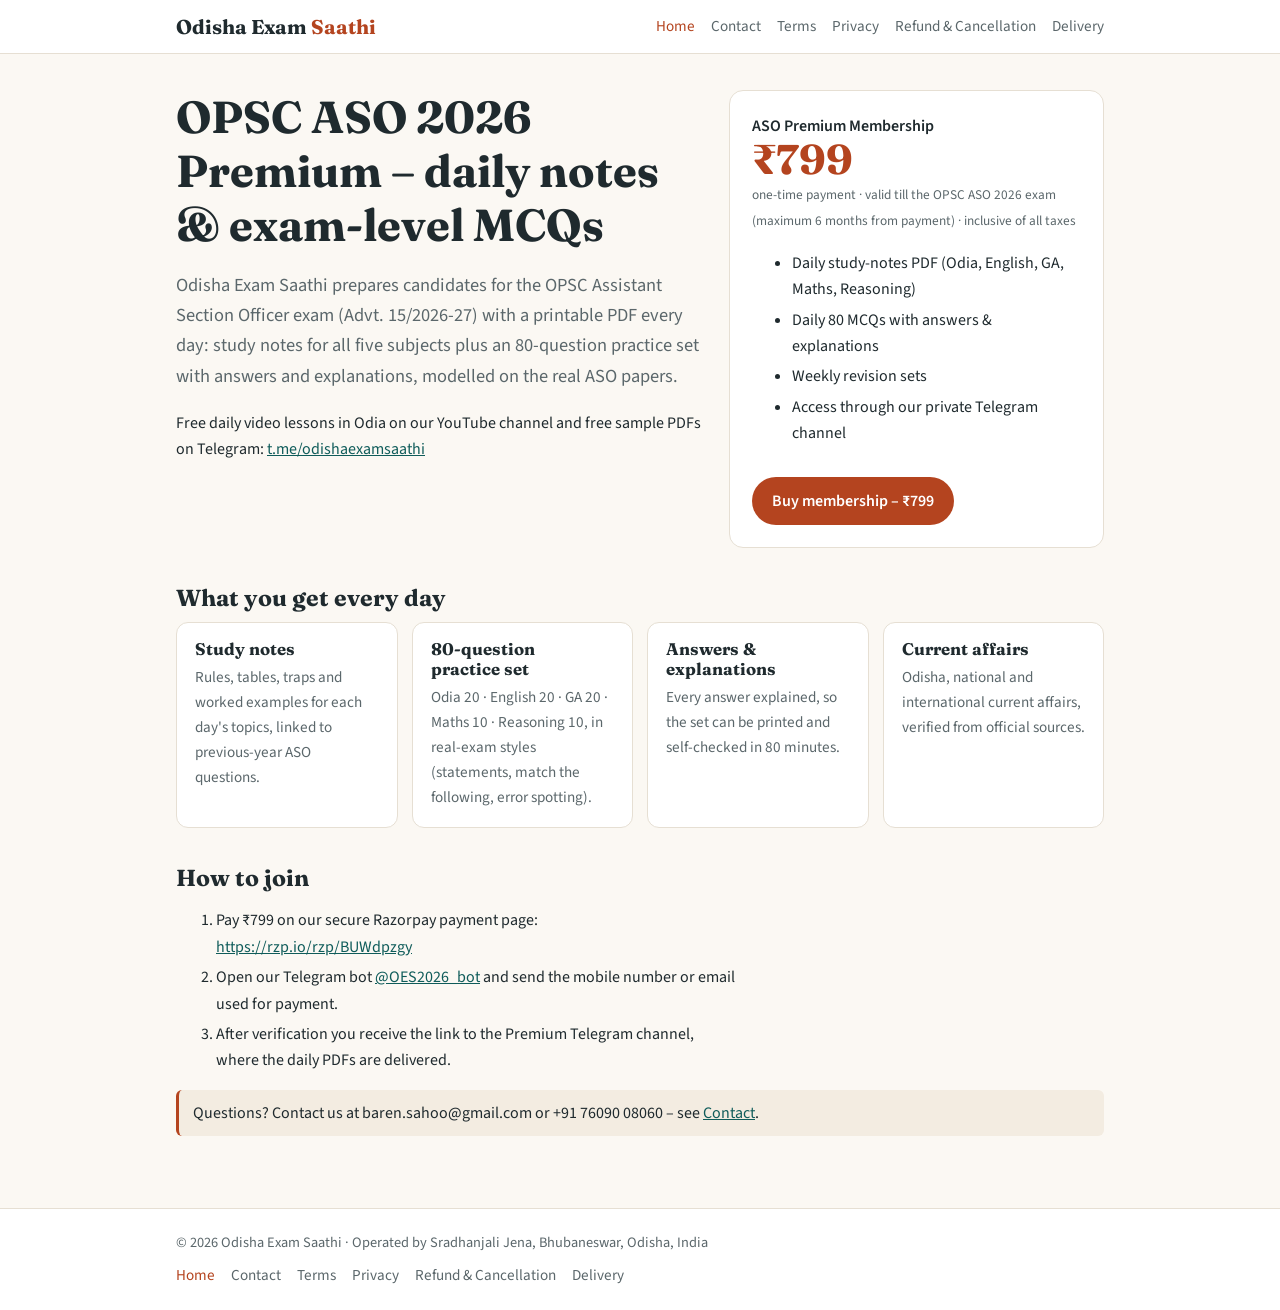
<file: index.html>
<!doctype html><html lang="en"><head><meta charset="utf-8"><meta name="viewport" content="width=device-width,initial-scale=1">
<title>OPSC ASO 2026 Premium · Odisha Exam Saathi</title>
<meta name="description" content="Odisha Exam Saathi – daily study notes and exam-level MCQ practice sets for OPSC ASO 2026, in English and Odia.">
<link rel="preconnect" href="https://fonts.googleapis.com"><link href="https://fonts.googleapis.com/css2?family=Fraunces:wght@600;700&family=Source+Sans+3:wght@400;600&family=Noto+Sans+Oriya&display=swap" rel="stylesheet">
<link rel="stylesheet" href="style.css"></head><body>
<header><div class="wrap"><a class="brand" href="index.html">Odisha Exam <span>Saathi</span></a><nav><a href="index.html" class=on>Home</a><a href="contact.html">Contact</a><a href="terms.html">Terms</a><a href="privacy.html">Privacy</a><a href="refund.html">Refund & Cancellation</a><a href="delivery.html">Delivery</a></nav></div></header>
<main><div class="wrap">
<div class="hero"><div>
<h1>OPSC ASO 2026 Premium – daily notes &amp; exam-level MCQs</h1>
<p class="lead">Odisha Exam Saathi prepares candidates for the OPSC Assistant Section Officer exam (Advt. 15/2026-27) with a printable PDF every day: study notes for all five subjects plus an 80-question practice set with answers and explanations, modelled on the real ASO papers.</p>
<p>Free daily video lessons in Odia on our YouTube channel and free sample PDFs on Telegram: <a href="https://t.me/odishaexamsaathi">t.me/odishaexamsaathi</a></p>
</div>
<div class="price"><div style="font-weight:600">ASO Premium Membership</div>
<div class="amt">₹799</div><small>one-time payment · valid till the OPSC ASO 2026 exam (maximum 6 months from payment) · inclusive of all taxes</small>
<ul><li>Daily study-notes PDF (Odia, English, GA, Maths, Reasoning)</li><li>Daily 80 MCQs with answers &amp; explanations</li><li>Weekly revision sets</li><li>Access through our private Telegram channel</li></ul>
<a class="btn" href="https://rzp.io/rzp/BUWdpzgy">Buy membership – ₹799</a></div></div>

<h2>What you get every day</h2>
<div class="grid">
<div class="card"><h3>Study notes</h3><p>Rules, tables, traps and worked examples for each day's topics, linked to previous-year ASO questions.</p></div>
<div class="card"><h3>80-question practice set</h3><p>Odia 20 · English 20 · GA 20 · Maths 10 · Reasoning 10, in real-exam styles (statements, match the following, error spotting).</p></div>
<div class="card"><h3>Answers &amp; explanations</h3><p>Every answer explained, so the set can be printed and self-checked in 80 minutes.</p></div>
<div class="card"><h3>Current affairs</h3><p>Odisha, national and international current affairs, verified from official sources.</p></div>
</div>

<h2>How to join</h2>
<ol class="prose">
<li>Pay ₹799 on our secure Razorpay payment page: <a href="https://rzp.io/rzp/BUWdpzgy">https://rzp.io/rzp/BUWdpzgy</a></li>
<li>Open our Telegram bot <a href="https://t.me/OES2026_bot">@OES2026_bot</a> and send the mobile number or email used for payment.</li>
<li>After verification you receive the link to the Premium Telegram channel, where the daily PDFs are delivered.</li>
</ol>
<p class="note">Questions? Contact us at baren.sahoo@gmail.com or +91 76090 08060 – see <a href="contact.html">Contact</a>.</p>
</div></main>
<footer><div class="wrap"><div>© 2026 Odisha Exam Saathi · Operated by Sradhanjali Jena, Bhubaneswar, Odisha, India</div><nav><a href="index.html" class=on>Home</a><a href="contact.html">Contact</a><a href="terms.html">Terms</a><a href="privacy.html">Privacy</a><a href="refund.html">Refund & Cancellation</a><a href="delivery.html">Delivery</a></nav></div></footer>
</body></html>
</file>
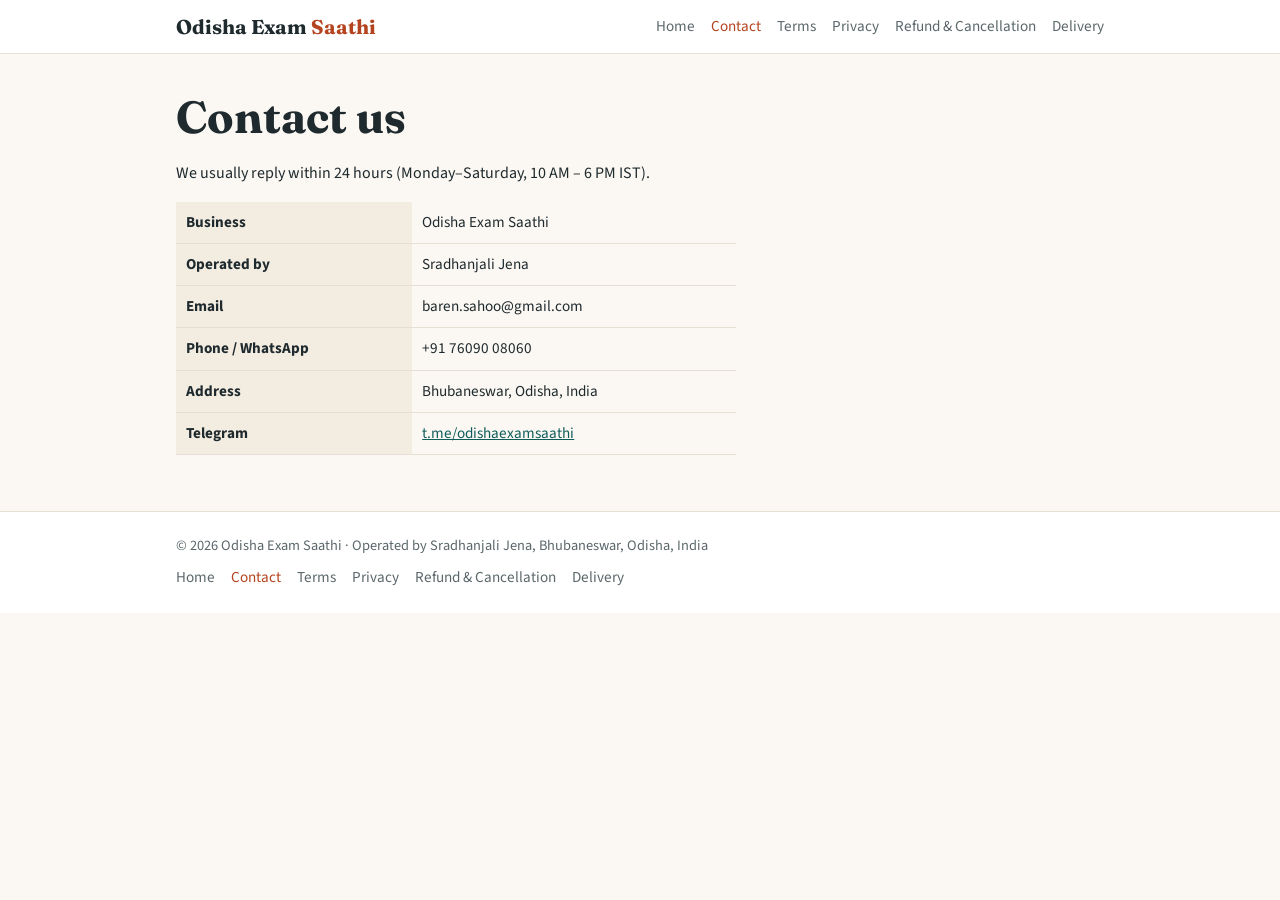
<file: contact.html>
<!doctype html><html lang="en"><head><meta charset="utf-8"><meta name="viewport" content="width=device-width,initial-scale=1">
<title>Contact · Odisha Exam Saathi</title>
<meta name="description" content="Odisha Exam Saathi – daily study notes and exam-level MCQ practice sets for OPSC ASO 2026, in English and Odia.">
<link rel="preconnect" href="https://fonts.googleapis.com"><link href="https://fonts.googleapis.com/css2?family=Fraunces:wght@600;700&family=Source+Sans+3:wght@400;600&family=Noto+Sans+Oriya&display=swap" rel="stylesheet">
<link rel="stylesheet" href="style.css"></head><body>
<header><div class="wrap"><a class="brand" href="index.html">Odisha Exam <span>Saathi</span></a><nav><a href="index.html">Home</a><a href="contact.html" class=on>Contact</a><a href="terms.html">Terms</a><a href="privacy.html">Privacy</a><a href="refund.html">Refund & Cancellation</a><a href="delivery.html">Delivery</a></nav></div></header>
<main><div class="wrap"><h1>Contact us</h1><div class="prose">
<p>We usually reply within 24 hours (Monday–Saturday, 10 AM – 6 PM IST).</p>
<div class="tbl"><table>
<tr><th>Business</th><td>Odisha Exam Saathi</td></tr>
<tr><th>Operated by</th><td>Sradhanjali Jena</td></tr>
<tr><th>Email</th><td>baren.sahoo@gmail.com</td></tr>
<tr><th>Phone / WhatsApp</th><td>+91 76090 08060</td></tr>
<tr><th>Address</th><td>Bhubaneswar, Odisha, India</td></tr>
<tr><th>Telegram</th><td><a href="https://t.me/odishaexamsaathi">t.me/odishaexamsaathi</a></td></tr>
</table></div></div></div></main>
<footer><div class="wrap"><div>© 2026 Odisha Exam Saathi · Operated by Sradhanjali Jena, Bhubaneswar, Odisha, India</div><nav><a href="index.html">Home</a><a href="contact.html" class=on>Contact</a><a href="terms.html">Terms</a><a href="privacy.html">Privacy</a><a href="refund.html">Refund & Cancellation</a><a href="delivery.html">Delivery</a></nav></div></footer>
</body></html>
</file>
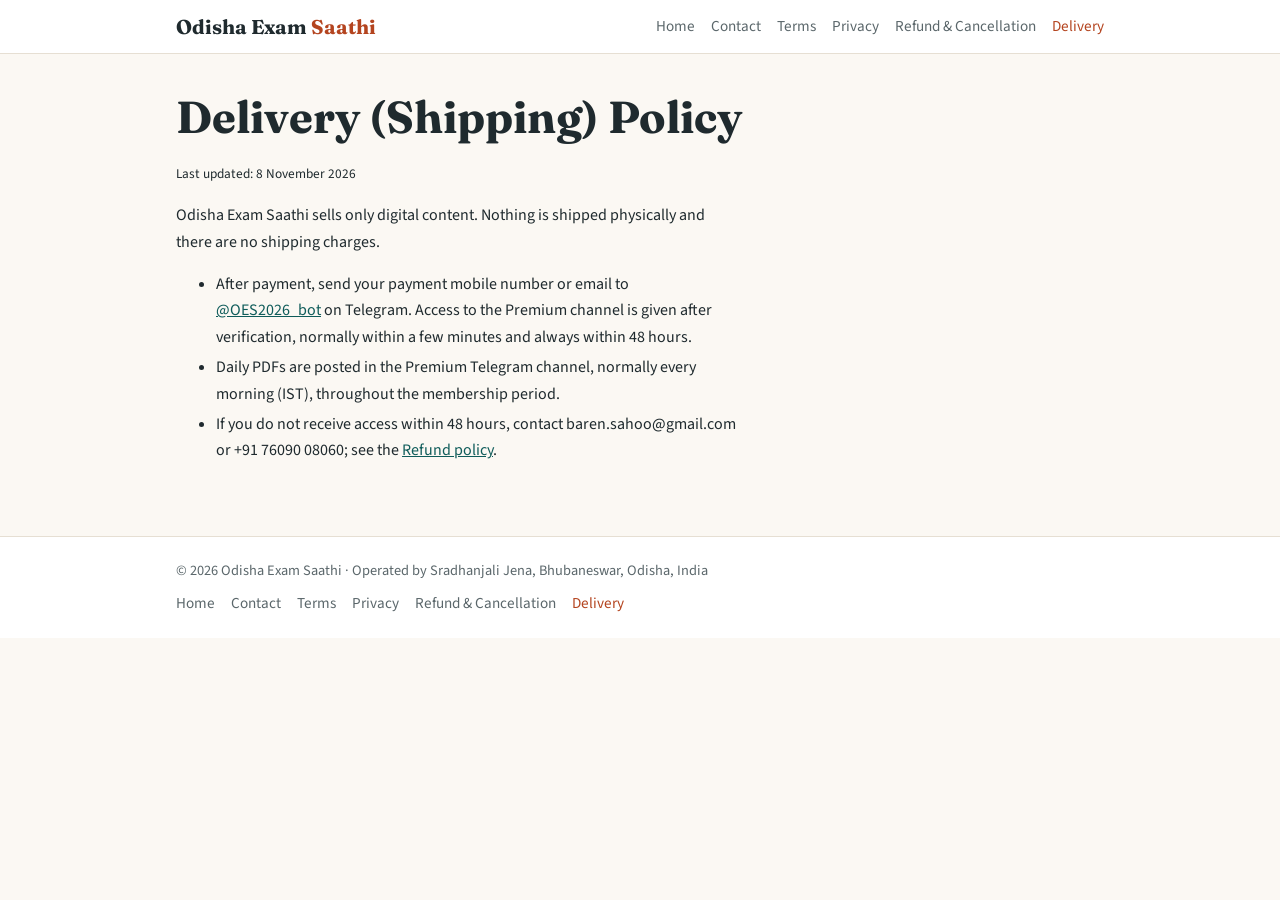
<file: delivery.html>
<!doctype html><html lang="en"><head><meta charset="utf-8"><meta name="viewport" content="width=device-width,initial-scale=1">
<title>Delivery Policy · Odisha Exam Saathi</title>
<meta name="description" content="Odisha Exam Saathi – daily study notes and exam-level MCQ practice sets for OPSC ASO 2026, in English and Odia.">
<link rel="preconnect" href="https://fonts.googleapis.com"><link href="https://fonts.googleapis.com/css2?family=Fraunces:wght@600;700&family=Source+Sans+3:wght@400;600&family=Noto+Sans+Oriya&display=swap" rel="stylesheet">
<link rel="stylesheet" href="style.css"></head><body>
<header><div class="wrap"><a class="brand" href="index.html">Odisha Exam <span>Saathi</span></a><nav><a href="index.html">Home</a><a href="contact.html">Contact</a><a href="terms.html">Terms</a><a href="privacy.html">Privacy</a><a href="refund.html">Refund & Cancellation</a><a href="delivery.html" class=on>Delivery</a></nav></div></header>
<main><div class="wrap"><h1>Delivery (Shipping) Policy</h1><div class="prose"><p><small>Last updated: 8 November 2026</small></p>
<p>Odisha Exam Saathi sells only digital content. Nothing is shipped physically and there are no shipping charges.</p>
<ul><li>After payment, send your payment mobile number or email to <a href="https://t.me/OES2026_bot">@OES2026_bot</a> on Telegram. Access to the Premium channel is given after verification, normally within a few minutes and always within 48 hours.</li><li>Daily PDFs are posted in the Premium Telegram channel, normally every morning (IST), throughout the membership period.</li><li>If you do not receive access within 48 hours, contact baren.sahoo@gmail.com or +91 76090 08060; see the <a href="refund.html">Refund policy</a>.</li></ul></div></div></main>
<footer><div class="wrap"><div>© 2026 Odisha Exam Saathi · Operated by Sradhanjali Jena, Bhubaneswar, Odisha, India</div><nav><a href="index.html">Home</a><a href="contact.html">Contact</a><a href="terms.html">Terms</a><a href="privacy.html">Privacy</a><a href="refund.html">Refund & Cancellation</a><a href="delivery.html" class=on>Delivery</a></nav></div></footer>
</body></html>
</file>
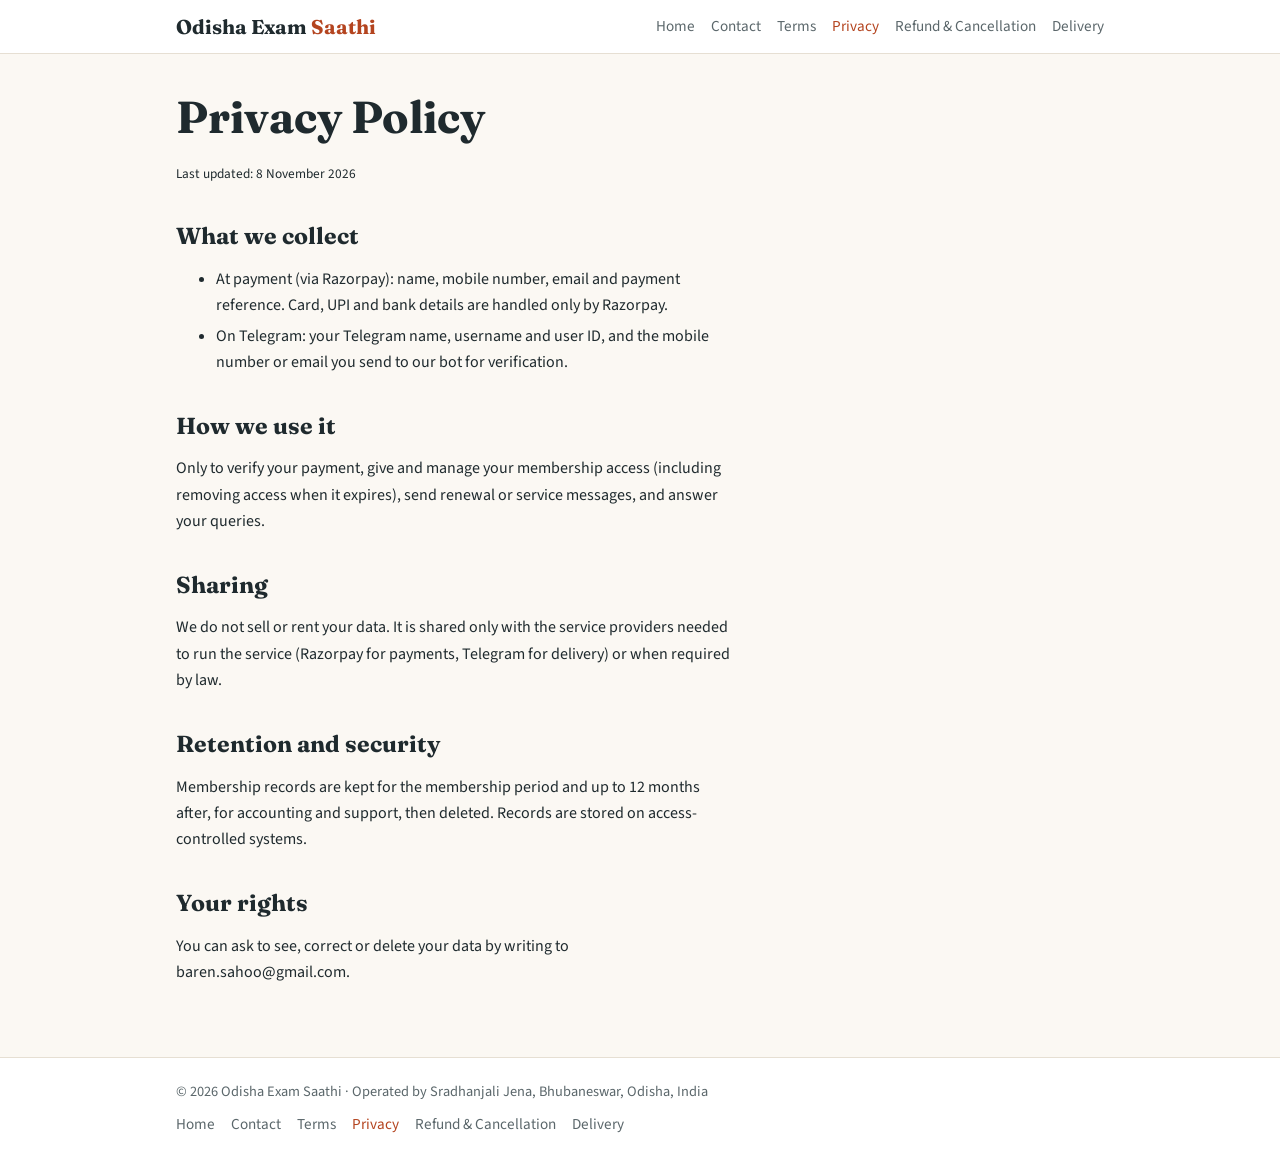
<file: privacy.html>
<!doctype html><html lang="en"><head><meta charset="utf-8"><meta name="viewport" content="width=device-width,initial-scale=1">
<title>Privacy Policy · Odisha Exam Saathi</title>
<meta name="description" content="Odisha Exam Saathi – daily study notes and exam-level MCQ practice sets for OPSC ASO 2026, in English and Odia.">
<link rel="preconnect" href="https://fonts.googleapis.com"><link href="https://fonts.googleapis.com/css2?family=Fraunces:wght@600;700&family=Source+Sans+3:wght@400;600&family=Noto+Sans+Oriya&display=swap" rel="stylesheet">
<link rel="stylesheet" href="style.css"></head><body>
<header><div class="wrap"><a class="brand" href="index.html">Odisha Exam <span>Saathi</span></a><nav><a href="index.html">Home</a><a href="contact.html">Contact</a><a href="terms.html">Terms</a><a href="privacy.html" class=on>Privacy</a><a href="refund.html">Refund & Cancellation</a><a href="delivery.html">Delivery</a></nav></div></header>
<main><div class="wrap"><h1>Privacy Policy</h1><div class="prose"><p><small>Last updated: 8 November 2026</small></p>
<h2>What we collect</h2><ul><li>At payment (via Razorpay): name, mobile number, email and payment reference. Card, UPI and bank details are handled only by Razorpay.</li><li>On Telegram: your Telegram name, username and user ID, and the mobile number or email you send to our bot for verification.</li></ul>
<h2>How we use it</h2><p>Only to verify your payment, give and manage your membership access (including removing access when it expires), send renewal or service messages, and answer your queries.</p>
<h2>Sharing</h2><p>We do not sell or rent your data. It is shared only with the service providers needed to run the service (Razorpay for payments, Telegram for delivery) or when required by law.</p>
<h2>Retention and security</h2><p>Membership records are kept for the membership period and up to 12 months after, for accounting and support, then deleted. Records are stored on access-controlled systems.</p>
<h2>Your rights</h2><p>You can ask to see, correct or delete your data by writing to baren.sahoo@gmail.com.</p></div></div></main>
<footer><div class="wrap"><div>© 2026 Odisha Exam Saathi · Operated by Sradhanjali Jena, Bhubaneswar, Odisha, India</div><nav><a href="index.html">Home</a><a href="contact.html">Contact</a><a href="terms.html">Terms</a><a href="privacy.html" class=on>Privacy</a><a href="refund.html">Refund & Cancellation</a><a href="delivery.html">Delivery</a></nav></div></footer>
</body></html>
</file>
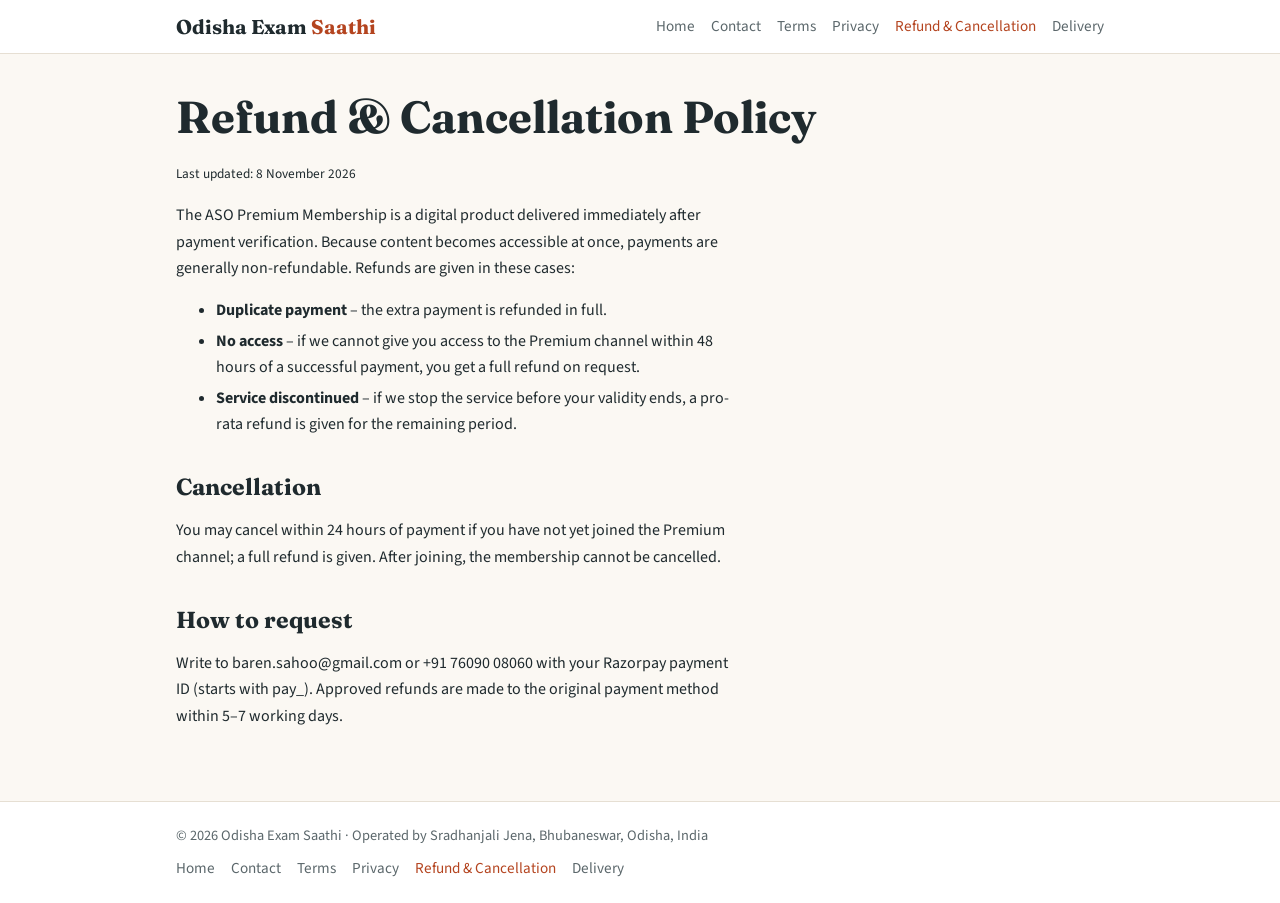
<file: refund.html>
<!doctype html><html lang="en"><head><meta charset="utf-8"><meta name="viewport" content="width=device-width,initial-scale=1">
<title>Refund & Cancellation · Odisha Exam Saathi</title>
<meta name="description" content="Odisha Exam Saathi – daily study notes and exam-level MCQ practice sets for OPSC ASO 2026, in English and Odia.">
<link rel="preconnect" href="https://fonts.googleapis.com"><link href="https://fonts.googleapis.com/css2?family=Fraunces:wght@600;700&family=Source+Sans+3:wght@400;600&family=Noto+Sans+Oriya&display=swap" rel="stylesheet">
<link rel="stylesheet" href="style.css"></head><body>
<header><div class="wrap"><a class="brand" href="index.html">Odisha Exam <span>Saathi</span></a><nav><a href="index.html">Home</a><a href="contact.html">Contact</a><a href="terms.html">Terms</a><a href="privacy.html">Privacy</a><a href="refund.html" class=on>Refund & Cancellation</a><a href="delivery.html">Delivery</a></nav></div></header>
<main><div class="wrap"><h1>Refund &amp; Cancellation Policy</h1><div class="prose"><p><small>Last updated: 8 November 2026</small></p>
<p>The ASO Premium Membership is a digital product delivered immediately after payment verification. Because content becomes accessible at once, payments are generally non-refundable. Refunds are given in these cases:</p>
<ul><li><b>Duplicate payment</b> – the extra payment is refunded in full.</li><li><b>No access</b> – if we cannot give you access to the Premium channel within 48 hours of a successful payment, you get a full refund on request.</li><li><b>Service discontinued</b> – if we stop the service before your validity ends, a pro-rata refund is given for the remaining period.</li></ul>
<h2>Cancellation</h2><p>You may cancel within 24 hours of payment if you have not yet joined the Premium channel; a full refund is given. After joining, the membership cannot be cancelled.</p>
<h2>How to request</h2><p>Write to baren.sahoo@gmail.com or +91 76090 08060 with your Razorpay payment ID (starts with pay_). Approved refunds are made to the original payment method within 5–7 working days.</p></div></div></main>
<footer><div class="wrap"><div>© 2026 Odisha Exam Saathi · Operated by Sradhanjali Jena, Bhubaneswar, Odisha, India</div><nav><a href="index.html">Home</a><a href="contact.html">Contact</a><a href="terms.html">Terms</a><a href="privacy.html">Privacy</a><a href="refund.html" class=on>Refund & Cancellation</a><a href="delivery.html">Delivery</a></nav></div></footer>
</body></html>
</file>
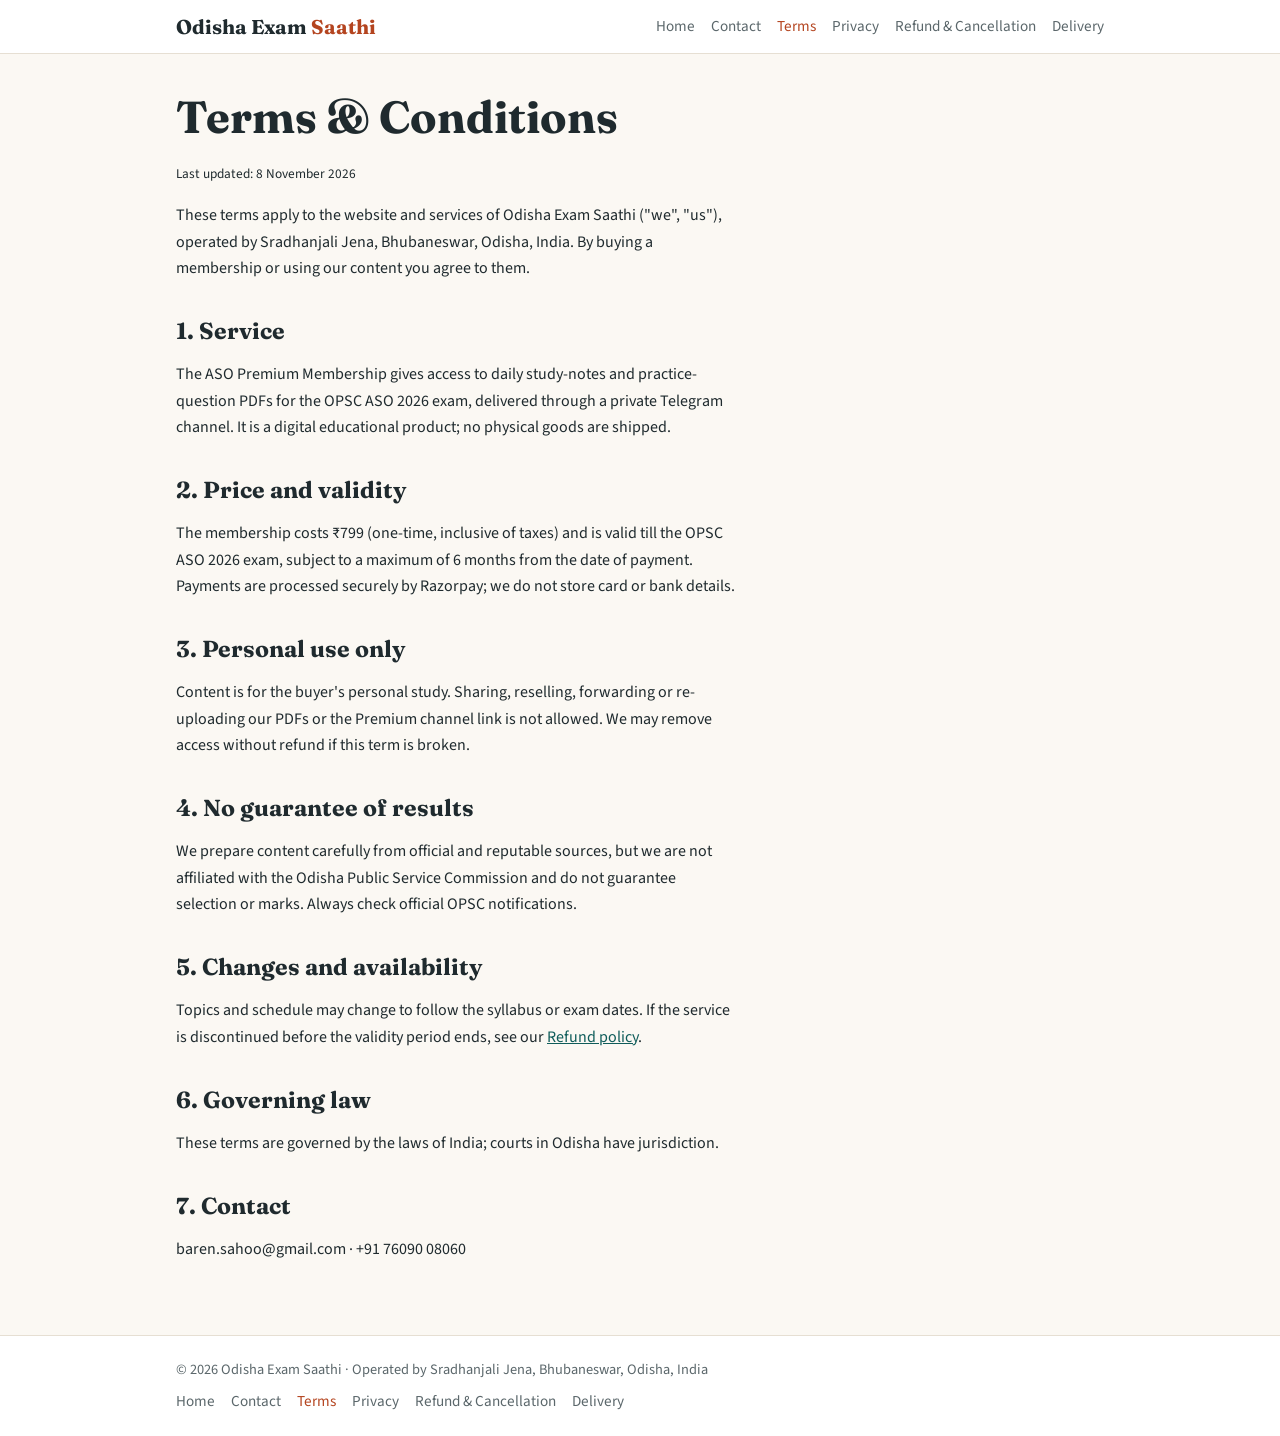
<file: terms.html>
<!doctype html><html lang="en"><head><meta charset="utf-8"><meta name="viewport" content="width=device-width,initial-scale=1">
<title>Terms & Conditions · Odisha Exam Saathi</title>
<meta name="description" content="Odisha Exam Saathi – daily study notes and exam-level MCQ practice sets for OPSC ASO 2026, in English and Odia.">
<link rel="preconnect" href="https://fonts.googleapis.com"><link href="https://fonts.googleapis.com/css2?family=Fraunces:wght@600;700&family=Source+Sans+3:wght@400;600&family=Noto+Sans+Oriya&display=swap" rel="stylesheet">
<link rel="stylesheet" href="style.css"></head><body>
<header><div class="wrap"><a class="brand" href="index.html">Odisha Exam <span>Saathi</span></a><nav><a href="index.html">Home</a><a href="contact.html">Contact</a><a href="terms.html" class=on>Terms</a><a href="privacy.html">Privacy</a><a href="refund.html">Refund & Cancellation</a><a href="delivery.html">Delivery</a></nav></div></header>
<main><div class="wrap"><h1>Terms &amp; Conditions</h1><div class="prose"><p><small>Last updated: 8 November 2026</small></p>
<p>These terms apply to the website and services of Odisha Exam Saathi ("we", "us"), operated by Sradhanjali Jena, Bhubaneswar, Odisha, India. By buying a membership or using our content you agree to them.</p>
<h2>1. Service</h2><p>The ASO Premium Membership gives access to daily study-notes and practice-question PDFs for the OPSC ASO 2026 exam, delivered through a private Telegram channel. It is a digital educational product; no physical goods are shipped.</p>
<h2>2. Price and validity</h2><p>The membership costs ₹799 (one-time, inclusive of taxes) and is valid till the OPSC ASO 2026 exam, subject to a maximum of 6 months from the date of payment. Payments are processed securely by Razorpay; we do not store card or bank details.</p>
<h2>3. Personal use only</h2><p>Content is for the buyer's personal study. Sharing, reselling, forwarding or re-uploading our PDFs or the Premium channel link is not allowed. We may remove access without refund if this term is broken.</p>
<h2>4. No guarantee of results</h2><p>We prepare content carefully from official and reputable sources, but we are not affiliated with the Odisha Public Service Commission and do not guarantee selection or marks. Always check official OPSC notifications.</p>
<h2>5. Changes and availability</h2><p>Topics and schedule may change to follow the syllabus or exam dates. If the service is discontinued before the validity period ends, see our <a href="refund.html">Refund policy</a>.</p>
<h2>6. Governing law</h2><p>These terms are governed by the laws of India; courts in Odisha have jurisdiction.</p>
<h2>7. Contact</h2><p>baren.sahoo@gmail.com · +91 76090 08060</p></div></div></main>
<footer><div class="wrap"><div>© 2026 Odisha Exam Saathi · Operated by Sradhanjali Jena, Bhubaneswar, Odisha, India</div><nav><a href="index.html">Home</a><a href="contact.html">Contact</a><a href="terms.html" class=on>Terms</a><a href="privacy.html">Privacy</a><a href="refund.html">Refund & Cancellation</a><a href="delivery.html">Delivery</a></nav></div></footer>
</body></html>
</file>
<file: style.css>
:root{--bg:#fbf8f3;--card:#fff;--fg:#1f2a2e;--mute:#5b676b;--line:#e6dfd3;--accent:#b4441f;--accent2:#0f5c5a;--soft:#f3ece1}
@media (prefers-color-scheme:dark){:root{--bg:#141a1c;--card:#1c2427;--fg:#ebe6dd;--mute:#a5aeb0;--line:#2e383b;--accent:#e2774f;--accent2:#5fbab5;--soft:#212b2e;color-scheme:dark}}
*{box-sizing:border-box}
body{margin:0;background:var(--bg);color:var(--fg);font:16px/1.65 "Source Sans 3","Noto Sans Oriya",system-ui,sans-serif}
a{color:var(--accent2)}
.wrap{max-width:960px;margin:0 auto;padding-left:max(16px,env(safe-area-inset-left,0px));padding-right:max(16px,env(safe-area-inset-right,0px))}
header{border-bottom:1px solid var(--line);background:var(--card)}
header .wrap{display:flex;flex-wrap:wrap;align-items:center;justify-content:space-between;gap:10px;padding-block:14px}
.brand{font:700 1.25rem/1.2 "Fraunces",Georgia,serif;color:var(--fg);text-decoration:none}
.brand span{color:var(--accent)}
nav{display:flex;flex-wrap:wrap;gap:4px 16px;font-size:.95rem}
nav a{color:var(--mute);text-decoration:none}nav a:hover,nav a.on{color:var(--accent)}
main .wrap{padding-block:36px 56px}
h1,h2,h3{font-family:"Fraunces",Georgia,serif;line-height:1.2;text-wrap:balance}
h1{font-size:clamp(1.9rem,4.5vw,2.8rem);margin:0 0 12px}
h2{font-size:1.45rem;margin:36px 0 10px}
.lead{font-size:1.15rem;color:var(--mute);max-width:62ch}
.hero{display:grid;grid-template-columns:1.4fr 1fr;gap:28px;align-items:start}
@media(max-width:760px){.hero{grid-template-columns:1fr}}
.price{background:var(--card);border:1px solid var(--line);border-radius:14px;padding:22px}
.price .amt{font:700 2.6rem/1 "Fraunces",Georgia,serif;color:var(--accent)}
.price small{color:var(--mute)}
.btn{display:inline-block;background:var(--accent);color:#fff;text-decoration:none;font-weight:600;padding:11px 20px;border-radius:999px;margin-top:14px}
.btn.alt{background:transparent;color:var(--accent2);border:1.5px solid var(--accent2)}
.grid{display:grid;grid-template-columns:repeat(auto-fit,minmax(220px,1fr));gap:14px}
.card{background:var(--card);border:1px solid var(--line);border-radius:12px;padding:16px 18px}
.card h3{margin:0 0 6px;font-size:1.05rem}
.card p{margin:0;color:var(--mute);font-size:.95rem}
table{border-collapse:collapse;width:100%;font-size:.95rem}
td,th{border-bottom:1px solid var(--line);padding:8px 10px;text-align:left;vertical-align:top}
th{background:var(--soft)}
.tbl{overflow-x:auto}
ol li,ul li{margin:4px 0}
.prose{max-width:70ch}
.note{background:var(--soft);border-left:3px solid var(--accent);padding:10px 14px;border-radius:6px}
footer{border-top:1px solid var(--line);background:var(--card);font-size:.9rem;color:var(--mute)}
footer .wrap{padding-block:22px;display:flex;flex-wrap:wrap;gap:8px 20px;justify-content:space-between}
footer nav a{color:var(--mute)}
</file>
